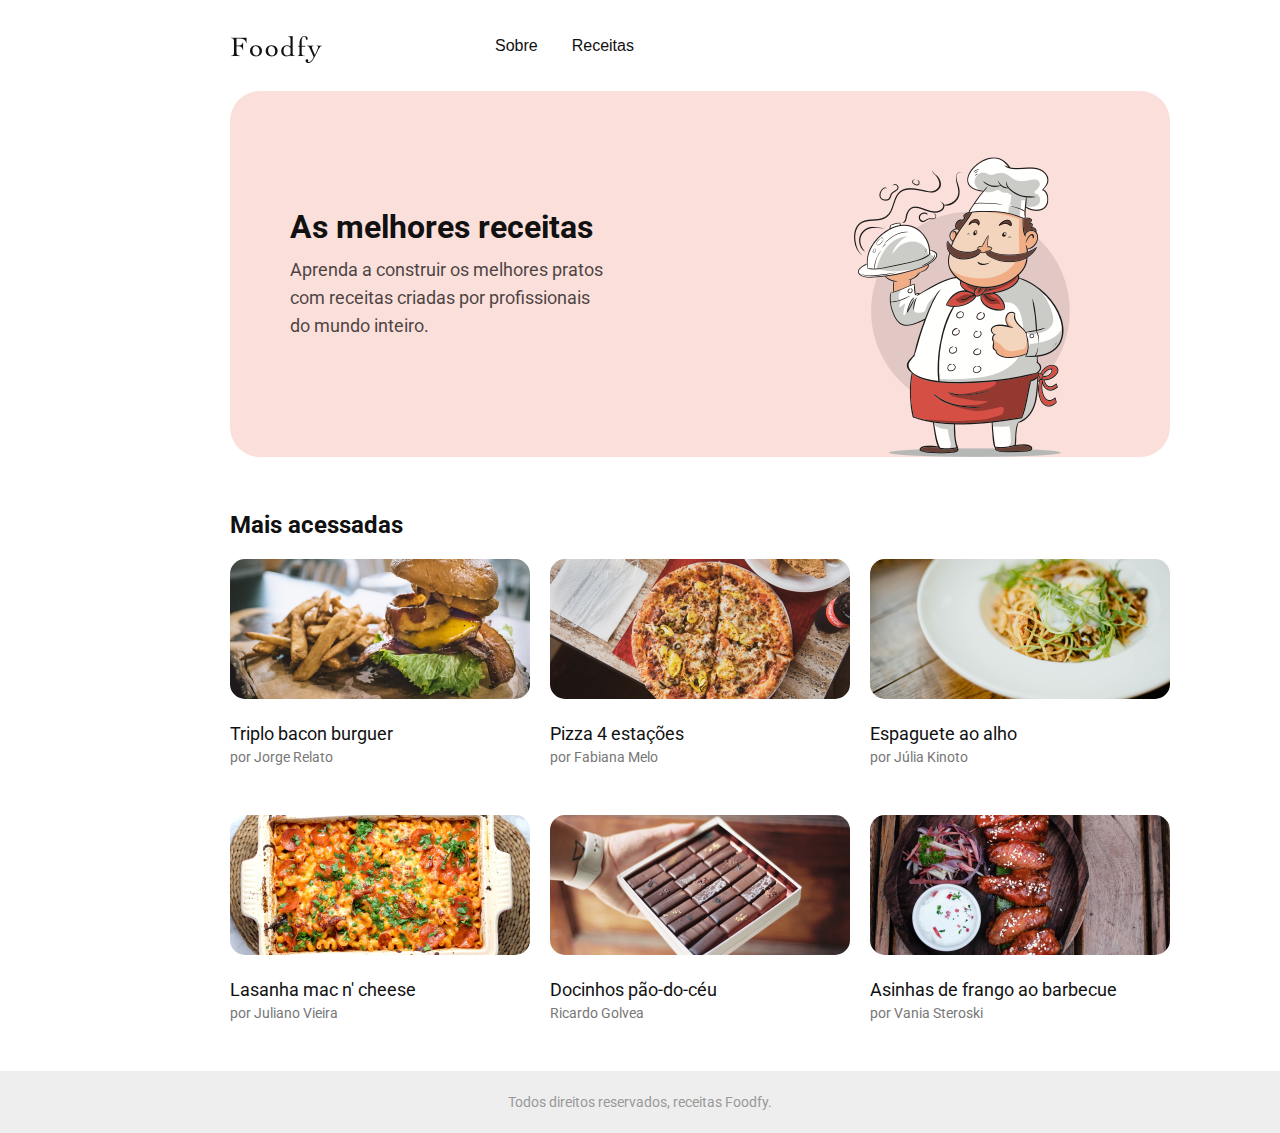
<file: index.html>
<!DOCTYPE html>
<html>
    <head>
        <title>Foodfy</title> 
        <link href="https://fonts.googleapis.com/icon?family=Material+Icons" rel="stylesheet">
        <link rel="stylesheet" href="css/styles.css">
    </head>
    <body>

        <header>
            <div class="logo">
                <a href="index.html"><img src="assets/logo.png" alt="Foodfy"></a>
            </div>
            <div class="links">
                <a href="about.html">Sobre</a>
                <a href="receitas.html">Receitas</a>
            </div>
        </header>

        <div id="main">
            <h1>As melhores receitas</h1>
            <p>Aprenda a construir os melhores pratos com receitas criadas por profissionais do mundo inteiro.</p>
        </div>
        <div class="chef">
            <img src="assets/chef.png" alt="Chef de cozinha">
        </div>

        <div id="mais-acessadas">
            <h1>Mais acessadas</h1>
        </div>

        <section class="receitas">

            <div class="receita" id="burguer">
                <div class="receita-imagem">
                    <img src="assets/burger.png" alt="Triplo bacon burguer">
                </div>
                <div class="receita-nome">
                    <h1>Triplo bacon burguer</h1>
                </div>
                <div class="receita-autor">
                    <h2>por Jorge Relato</h2>
                </div>
            </div>

            <div class="receita" id="pizza">
                <div class="receita-imagem">
                    <img src="assets/pizza.png" alt="Pizza 4 estações">
                </div>
                <div class="receita-nome">
                    <h1>Pizza 4 estações</h1>
                </div>
                <div class="receita-autor">
                    <h2>por Fabiana Melo</h2>
                </div>
            </div>

            <div class="receita" id="espaguete">
                <div class="receita-imagem">
                    <img src="assets/espaguete.png" alt="Espaguete ao alho">
                </div>
                <div class="receita-nome">
                    <h1>Espaguete ao alho</h1>
                </div>
                <div class="receita-autor">
                    <h2>por Júlia Kinoto</h2>
                </div>
            </div>

            <div class="receita" id="lasanha">
                <div class="receita-imagem">
                    <img src="assets/lasanha.png" alt="Lasanha mac n' cheese">
                </div>
                <div class="receita-nome">
                    <h1>Lasanha mac n' cheese</h1>
                </div>
                <div class="receita-autor">
                    <h2>por Juliano Vieira</h2>
                </div>
            </div>

            <div class="receita" id="doce">
                <div class="receita-imagem">
                    <img src="assets/doce.png" alt="Docinhos pão-do-céu">
                </div>
                <div class="receita-nome">
                    <h1>Docinhos pão-do-céu</h1>
                </div>
                <div class="receita-autor">
                    <h2>Ricardo Golvea</h2>
                </div>
            </div>

            <div class="receita" id="asinhas"> 
                <div class="receita-imagem">
                    <img src="assets/asinhas.png" alt="Asinhas de frango ao barbecue">
                </div>
                <div class="receita-nome">
                    <h1>Asinhas de frango ao barbecue</h1>
                </div>
                <div class="receita-autor">
                    <h2>por Vania Steroski</h2>
                </div>
            </div>

        </section>

        <div class="modal-overlay">
            
            <div class="modal">

                <div class="modal-content">
                    <iframe src="" frameborder="0"></iframe>
                </div>

                <div class="close-modal">
                    <h2>Fechar modal</h2>
                </div>
            
            </div>

        </div>

        <footer>
            <h2>Todos direitos reservados, receitas Foodfy.</h2>
        </footer>

        <script src="scripts.js"></script>

    </body>
</html>
</file>
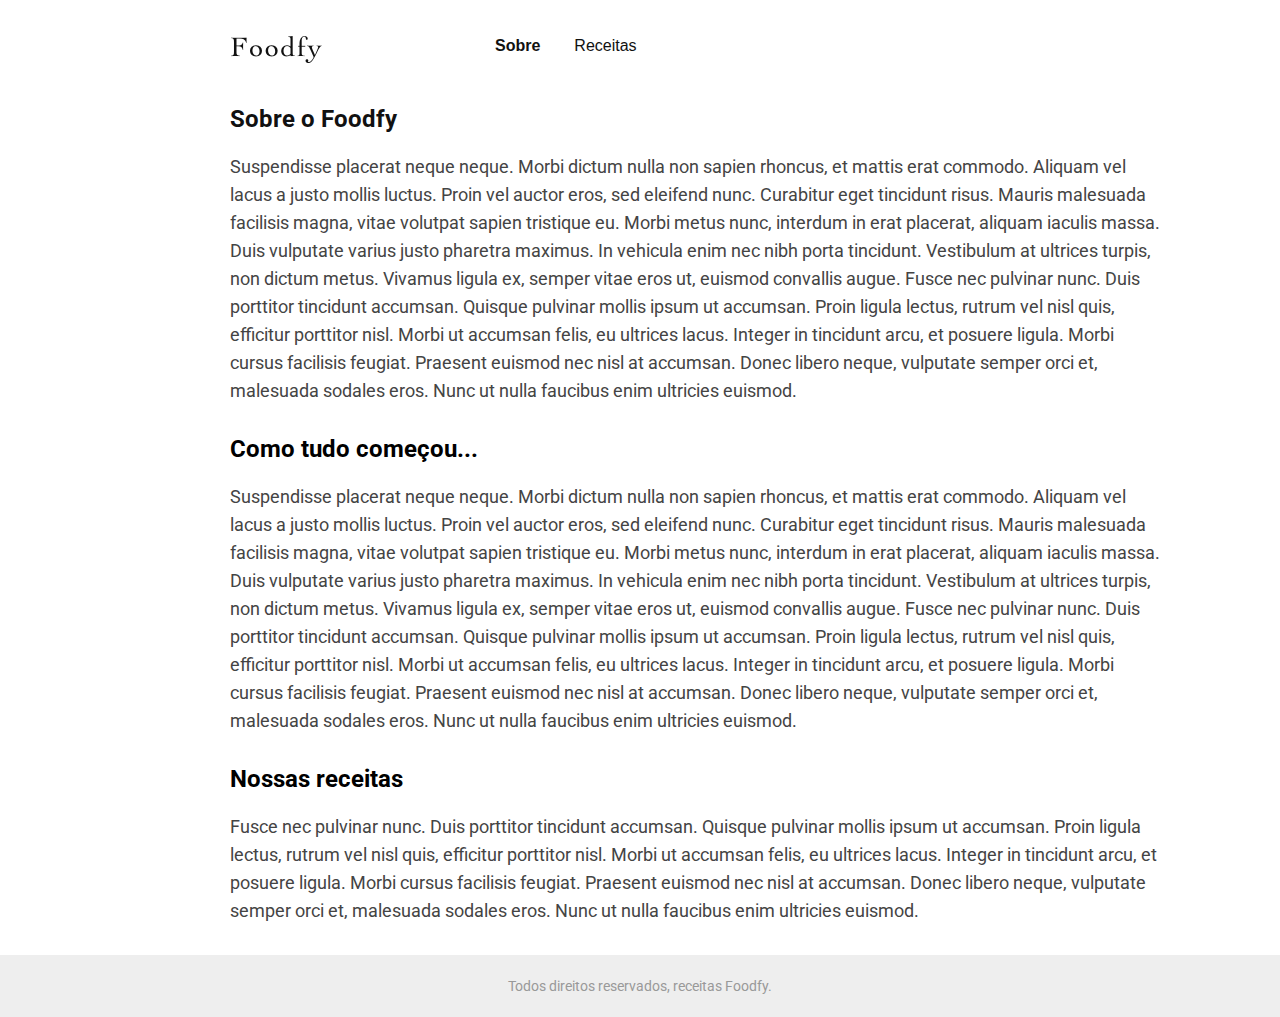
<file: about.html>
<!DOCTYPE html>
<html>
    <head>
        <title>Sobre</title>
        <link rel="stylesheet" href="css/styles.css">
    </head>
    <body>

        <header>
            <div class="logo">
                <a href="index.html"><img src="assets/logo.png" alt="Foodfy"></a>
            </div>
            <div class="links">
                <a href="about.html"><span>Sobre</span></a>
                <a href="receitas.html">Receitas</a>
            </div>
        </header>

        <div class="titulo">
            <h1>Sobre o Foodfy</h1>
            <p>Suspendisse placerat neque neque. Morbi dictum nulla non sapien rhoncus, et mattis erat commodo. Aliquam vel lacus a justo mollis luctus. Proin vel auctor eros, sed eleifend nunc. Curabitur eget tincidunt risus. Mauris malesuada facilisis magna, vitae volutpat sapien tristique eu. Morbi metus nunc, interdum in erat placerat, aliquam iaculis massa. Duis vulputate varius justo pharetra maximus. In vehicula enim nec nibh porta tincidunt. Vestibulum at ultrices turpis, non dictum metus. Vivamus ligula ex, semper vitae eros ut, euismod convallis augue.

                Fusce nec pulvinar nunc. Duis porttitor tincidunt accumsan. Quisque pulvinar mollis ipsum ut accumsan. Proin ligula lectus, rutrum vel nisl quis, efficitur porttitor nisl. Morbi ut accumsan felis, eu ultrices lacus. Integer in tincidunt arcu, et posuere ligula. Morbi cursus facilisis feugiat. Praesent euismod nec nisl at accumsan. Donec libero neque, vulputate semper orci et, malesuada sodales eros. Nunc ut nulla faucibus enim ultricies euismod.</p>
            <h2>Como tudo começou...</h2>
            <p>Suspendisse placerat neque neque. Morbi dictum nulla non sapien rhoncus, et mattis erat commodo. Aliquam vel lacus a justo mollis luctus. Proin vel auctor eros, sed eleifend nunc. Curabitur eget tincidunt risus. Mauris malesuada facilisis magna, vitae volutpat sapien tristique eu. Morbi metus nunc, interdum in erat placerat, aliquam iaculis massa. Duis vulputate varius justo pharetra maximus. In vehicula enim nec nibh porta tincidunt. Vestibulum at ultrices turpis, non dictum metus. Vivamus ligula ex, semper vitae eros ut, euismod convallis augue.

                Fusce nec pulvinar nunc. Duis porttitor tincidunt accumsan. Quisque pulvinar mollis ipsum ut accumsan. Proin ligula lectus, rutrum vel nisl quis, efficitur porttitor nisl. Morbi ut accumsan felis, eu ultrices lacus. Integer in tincidunt arcu, et posuere ligula. Morbi cursus facilisis feugiat. Praesent euismod nec nisl at accumsan. Donec libero neque, vulputate semper orci et, malesuada sodales eros. Nunc ut nulla faucibus enim ultricies euismod.</p>
            <h2>Nossas receitas</h2>
            <p>Fusce nec pulvinar nunc. Duis porttitor tincidunt accumsan. Quisque pulvinar mollis ipsum ut accumsan. Proin ligula lectus, rutrum vel nisl quis, efficitur porttitor nisl. Morbi ut accumsan felis, eu ultrices lacus. Integer in tincidunt arcu, et posuere ligula. Morbi cursus facilisis feugiat. Praesent euismod nec nisl at accumsan. Donec libero neque, vulputate semper orci et, malesuada sodales eros. Nunc ut nulla faucibus enim ultricies euismod.</p>
        </div>

        <footer>
            <h2>Todos direitos reservados, receitas Foodfy.</h2>
        </footer>

    </body>
</html>
</file>
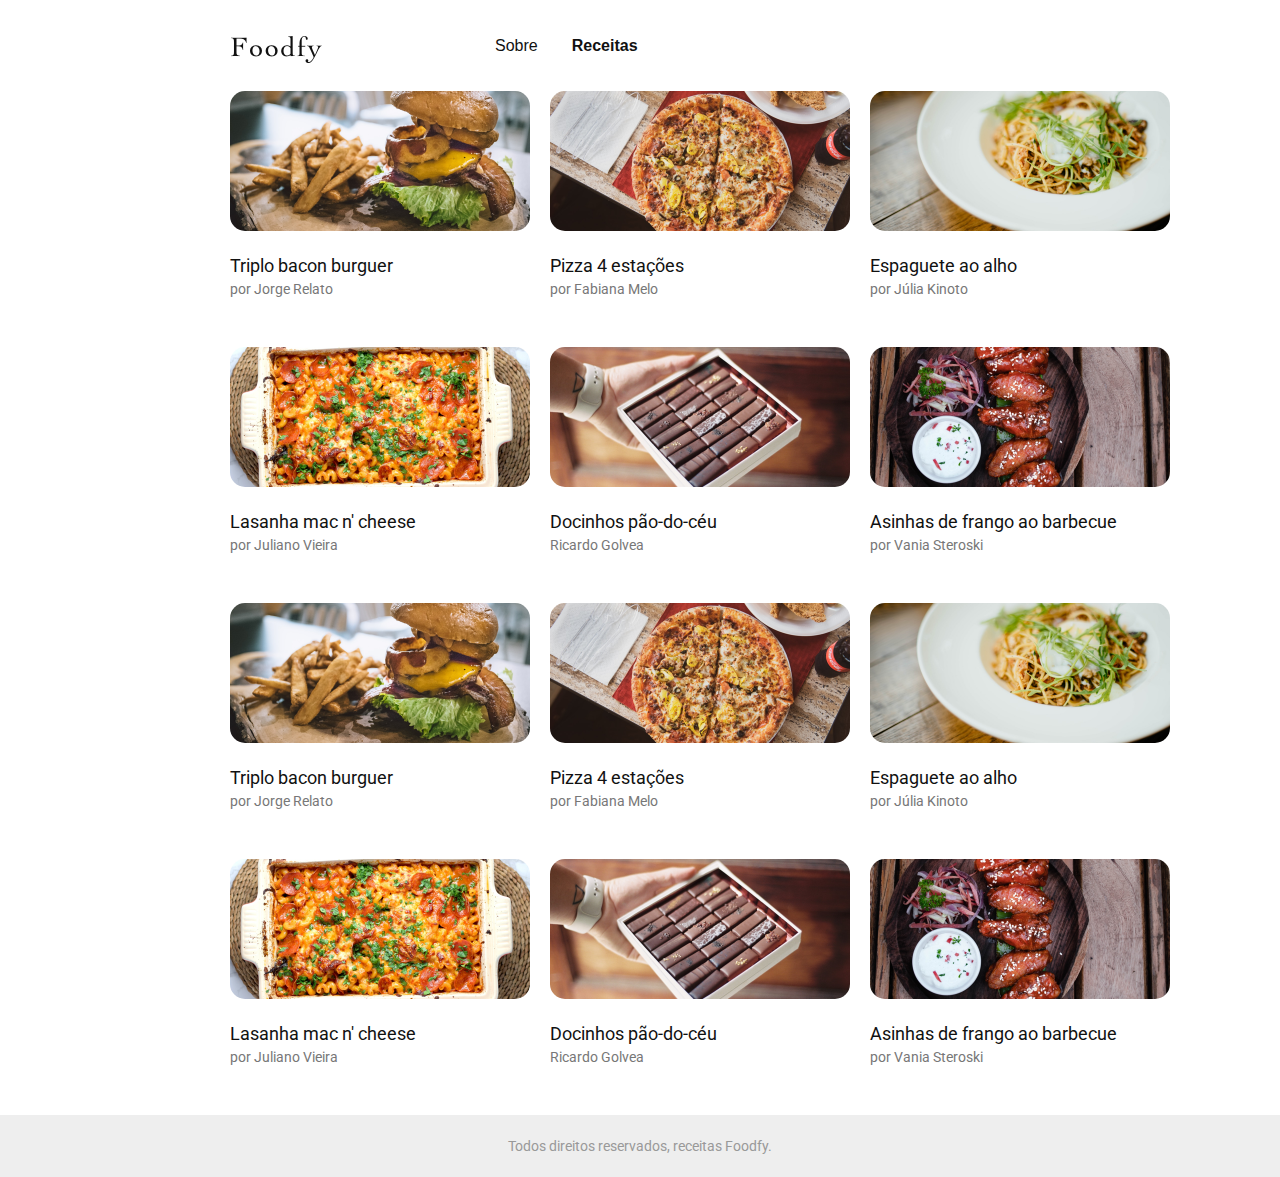
<file: receitas.html>
<!DOCTYPE html>
<html>
    <head>
        <title>Receitas</title>
        <link href="https://fonts.googleapis.com/icon?family=Material+Icons" rel="stylesheet">
        <link rel="stylesheet" href="css/styles.css">
    </head>
    <body>

        <header>
            <div class="logo">
                <a href="index.html"><img src="assets/logo.png" alt="Foodfy"></a>
            </div>
            <div class="links">
                <a href="about.html">Sobre</a>
                <a href="receitas.html"><span>Receitas</span></a>
            </div>
        </header>

        <div class="receitas">

            <div class="receita" id="burguer">
                <div class="receita-imagem">
                    <img src="assets/burger.png" alt="Triplo bacon burguer">
                </div>
                <div class="receita-nome">
                    <h1>Triplo bacon burguer</h1>
                </div>
                <div class="receita-autor">
                    <h2>por Jorge Relato</h2>
                </div>
            </div>

            <div class="receita" id="pizza">
                <div class="receita-imagem">
                    <img src="assets/pizza.png" alt="Pizza 4 estações">
                </div>
                <div class="receita-nome">
                    <h1>Pizza 4 estações</h1>
                </div>
                <div class="receita-autor">
                    <h2>por Fabiana Melo</h2>
                </div>
            </div>

            <div class="receita" id="espaguete">
                <div class="receita-imagem">
                    <img src="assets/espaguete.png" alt="Espaguete ao alho">
                </div>
                <div class="receita-nome">
                    <h1>Espaguete ao alho</h1>
                </div>
                <div class="receita-autor">
                    <h2>por Júlia Kinoto</h2>
                </div>
            </div>

            <div class="receita" id="lasanha">
                <div class="receita-imagem">
                    <img src="assets/lasanha.png" alt="Lasanha mac n' cheese">
                </div>
                <div class="receita-nome">
                    <h1>Lasanha mac n' cheese</h1>
                </div>
                <div class="receita-autor">
                    <h2>por Juliano Vieira</h2>
                </div>
            </div>

            <div class="receita" id="doce">
                <div class="receita-imagem">
                    <img src="assets/doce.png" alt="Docinhos pão-do-céu">
                </div>
                <div class="receita-nome">
                    <h1>Docinhos pão-do-céu</h1>
                </div>
                <div class="receita-autor">
                    <h2>Ricardo Golvea</h2>
                </div>
            </div>

            <div class="receita" id="asinhas">
                <div class="receita-imagem">
                    <img src="assets/asinhas.png" alt="Asinhas de frango ao barbecue">
                </div>
                <div class="receita-nome">
                    <h1>Asinhas de frango ao barbecue</h1>
                </div>
                <div class="receita-autor">
                    <h2>por Vania Steroski</h2>
                </div>
            </div>

            <div class="receita" id="burguer">
                <div class="receita-imagem">
                    <img src="assets/burger.png" alt="Triplo bacon burguer">
                </div>
                <div class="receita-nome">
                    <h1>Triplo bacon burguer</h1>
                </div>
                <div class="receita-autor">
                    <h2>por Jorge Relato</h2>
                </div>
            </div>

            <div class="receita" id="pizza">
                <div class="receita-imagem">
                    <img src="assets/pizza.png" alt="Pizza 4 estações">
                </div>
                <div class="receita-nome">
                    <h1>Pizza 4 estações</h1>
                </div>
                <div class="receita-autor">
                    <h2>por Fabiana Melo</h2>
                </div>
            </div>

            <div class="receita" id="espaguete">
                <div class="receita-imagem">
                    <img src="assets/espaguete.png" alt="Espaguete ao alho">
                </div>
                <div class="receita-nome">
                    <h1>Espaguete ao alho</h1>
                </div>
                <div class="receita-autor">
                    <h2>por Júlia Kinoto</h2>
                </div>
            </div>

            <div class="receita" id="lasanha">
                <div class="receita-imagem">
                    <img src="assets/lasanha.png" alt="Lasanha mac n' cheese">
                </div>
                <div class="receita-nome">
                    <h1>Lasanha mac n' cheese</h1>
                </div>
                <div class="receita-autor">
                    <h2>por Juliano Vieira</h2>
                </div>
            </div>

            <div class="receita" id="doce">
                <div class="receita-imagem">
                    <img src="assets/doce.png" alt="Docinhos pão-do-céu">
                </div>
                <div class="receita-nome">
                    <h1>Docinhos pão-do-céu</h1>
                </div>
                <div class="receita-autor">
                    <h2>Ricardo Golvea</h2>
                </div>
            </div>

            <div class="receita" id="asinhas">
                <div class="receita-imagem">
                    <img src="assets/asinhas.png" alt="Asinhas de frango ao barbecue">
                </div>
                <div class="receita-nome">
                    <h1>Asinhas de frango ao barbecue</h1>
                </div>
                <div class="receita-autor">
                    <h2>por Vania Steroski</h2>
                </div>

            </div>
        
        </div>

        <div class="modal-overlay">

            <div class="modal">

                <div class="modal-content">
                    <iframe src="" frameborder="0"></iframe>
                </div>

                <div class="close-modal">
                    <h2>Fechar modal</h2>
                </div>

            </div>

        </div>

        <footer>
            <h2>Todos direitos reservados, receitas Foodfy.</h2>
        </footer>

        <script src="scripts.js"></script>
        
    </body>
</html>
</file>
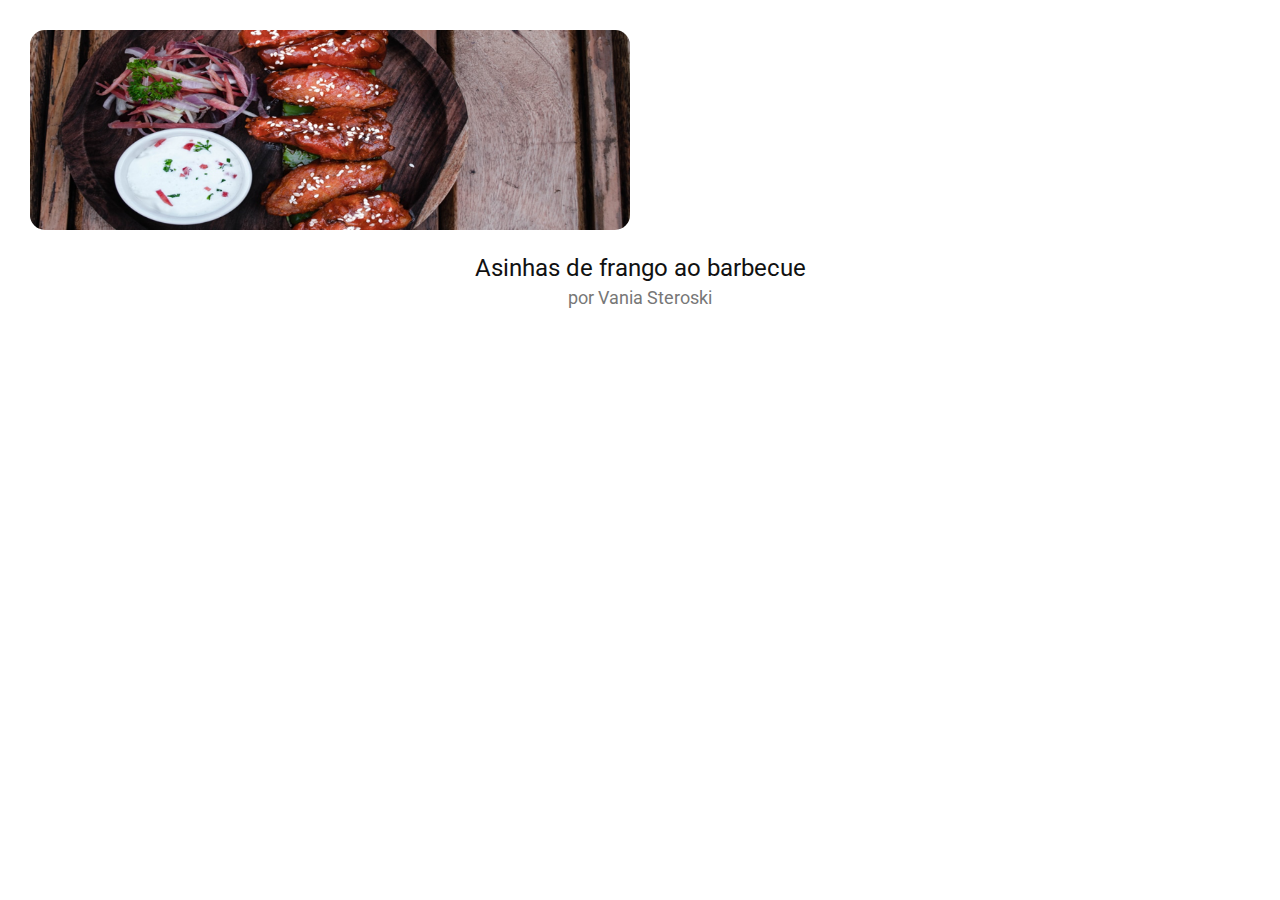
<file: receitas/asinhas.html>
<!DOCTYPE html>
<html>
    <head>
        <title>Asinhas</title>
        <link rel="stylesheet" href="css/styles.css">
    </head>
    <body>

        <div class="receita" id="asinhas">
            <div class="receita-imagem">
                <img src="../assets/asinhas.png" alt="Doce">
            </div>
            <div class="receita-nome">
                <h1>Asinhas de frango ao barbecue</h1>
            </div>
            <div class="receita-autor">
                <h2>por Vania Steroski</h2>
            </div>
        </div>
        
    </body>
</html>
</file>
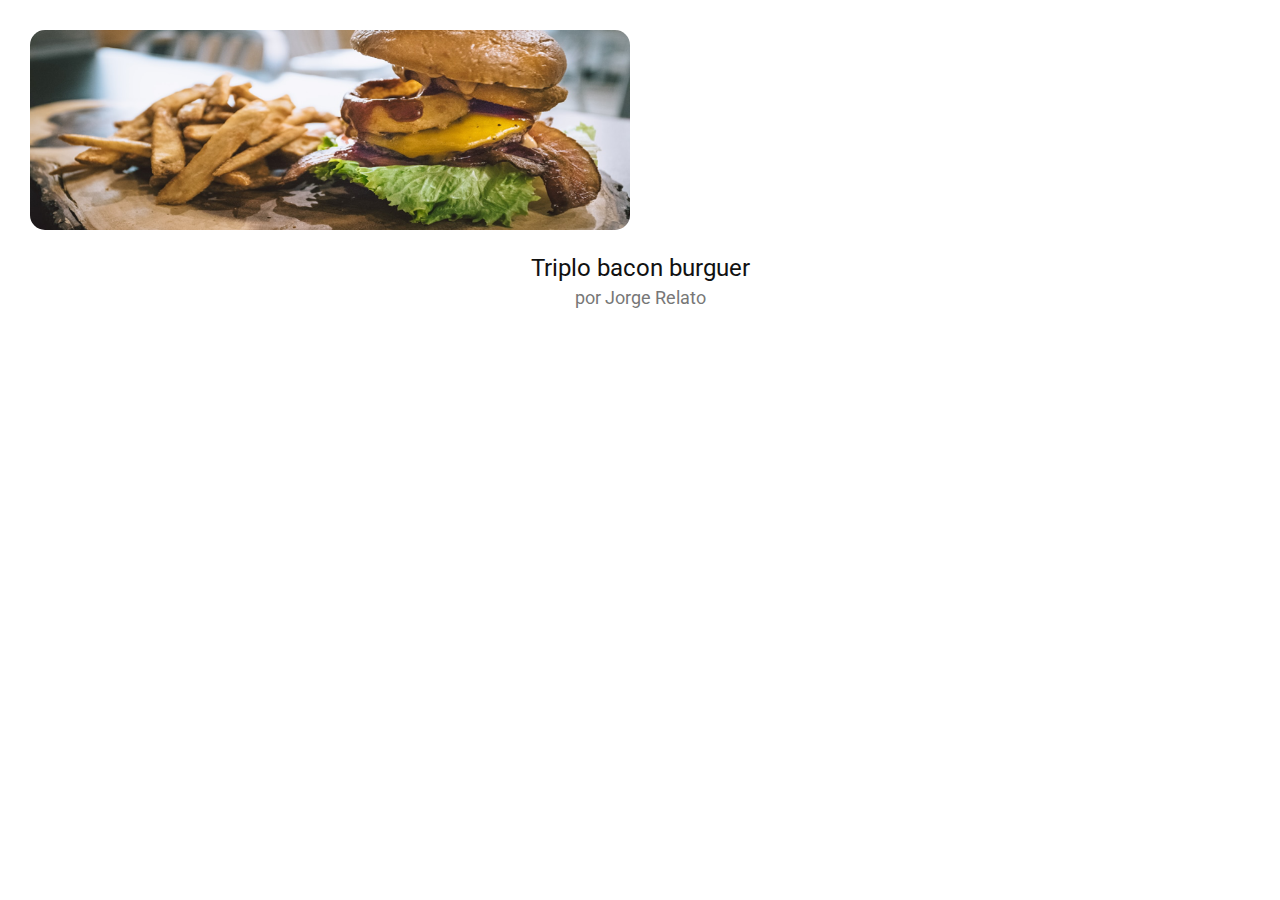
<file: receitas/burguer.html>
<!DOCTYPE html>
<html>
    <head>
        <title>Burguer</title>
        <link rel="stylesheet" href="css/styles.css">
    </head>
    <body>
        

        <section class="receitas">

        <div class="receita" id="burguer">
            <div class="receita-imagem">
                <img src="../assets/burger.png" alt="Triplo bacon burguer">
            </div>
            <div class="receita-nome">
                <h1>Triplo bacon burguer</h1>
            </div>
            <div class="receita-autor">
                <h2>por Jorge Relato</h2>
            </div>
        </div>

        </section>

    </body>
</html>
</file>
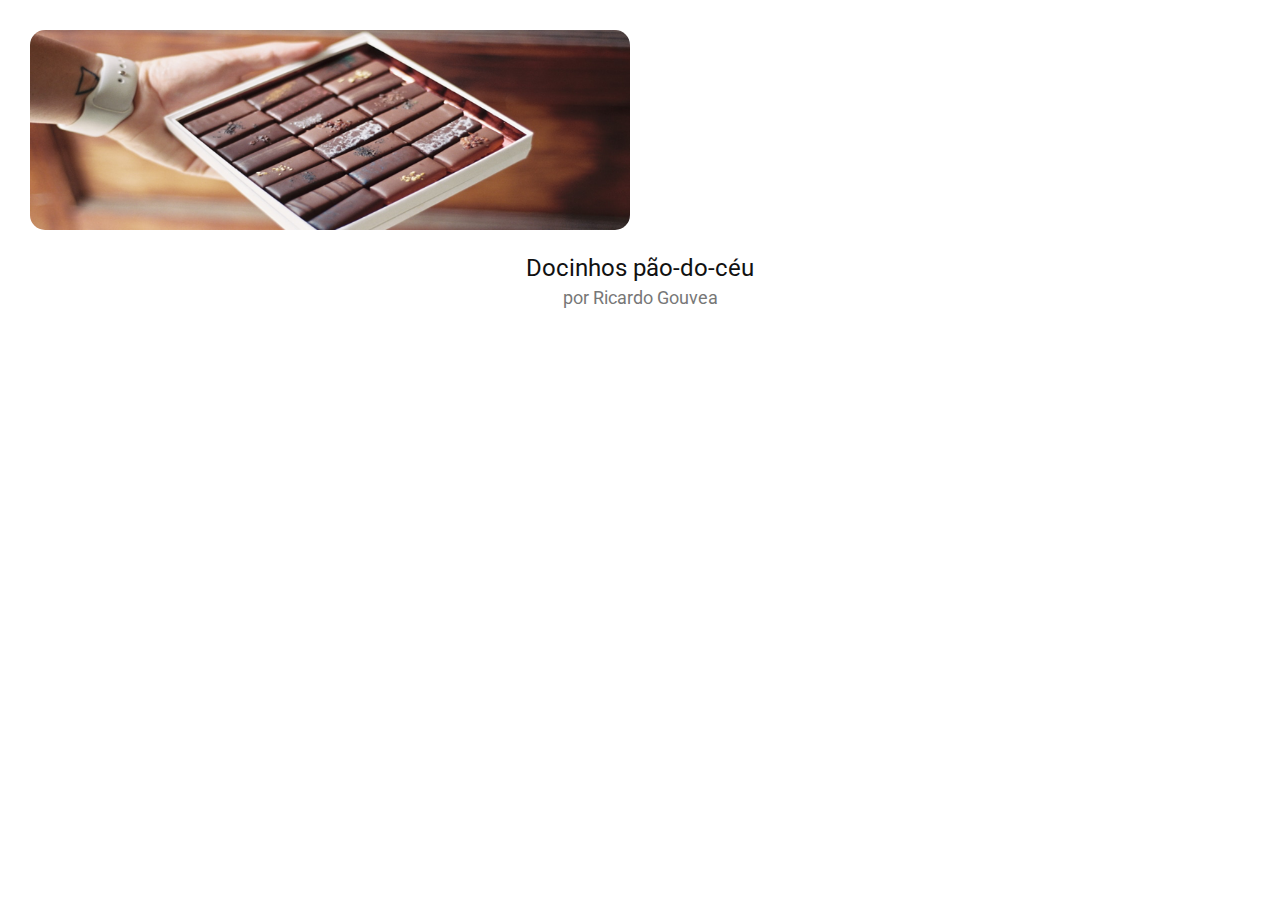
<file: receitas/doce.html>
<!DOCTYPE html>
<html>
    <head>
        <title>Doce</title>
        <link rel="stylesheet" href="css/styles.css">
    </head>
    <body>

        <div class="receita" id="doce">
            <div class="receita-imagem">
                <img src="../assets/doce.png" alt="Doce">
            </div>
            <div class="receita-nome">
                <h1>Docinhos pão-do-céu</h1>
            </div>
            <div class="receita-autor">
                <h2>por Ricardo Gouvea</h2>
            </div>
        </div>
        
    </body>
</html>
</file>
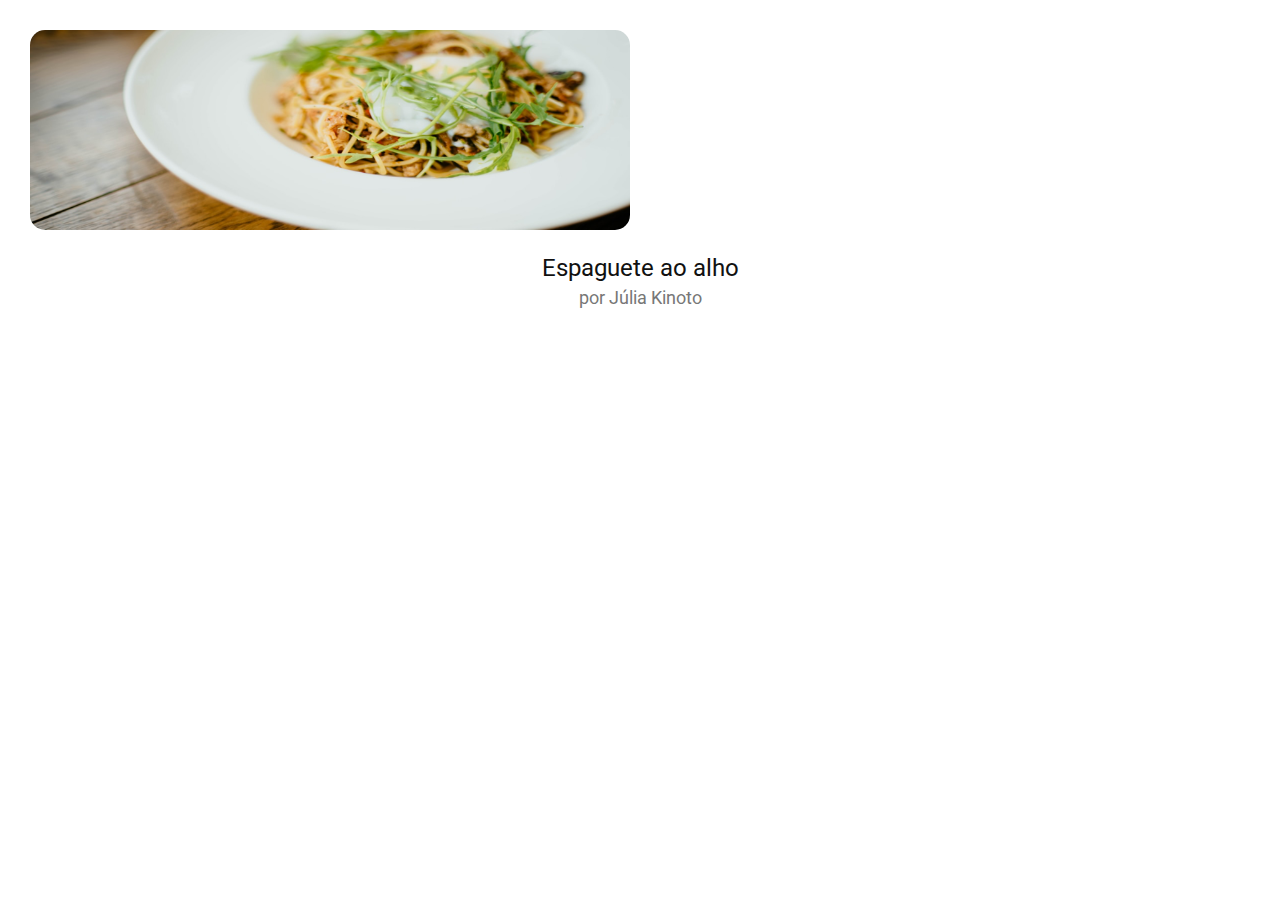
<file: receitas/espaguete.html>
<!DOCTYPE html>
<html>
    <head>
        <title>Espaguete</title>
        <link rel="stylesheet" href="css/styles.css">
    </head>
    <body>

        <div class="receita" id="espaguete">
            <div class="receita-imagem">
                <img src="../assets/espaguete.png" alt="Espaguete">
            </div>
            <div class="receita-nome">
                <h1>Espaguete ao alho</h1>
            </div>
            <div class="receita-autor">
                <h2>por Júlia Kinoto</h2>
            </div>
        </div>
        
    </body>
</html>
</file>
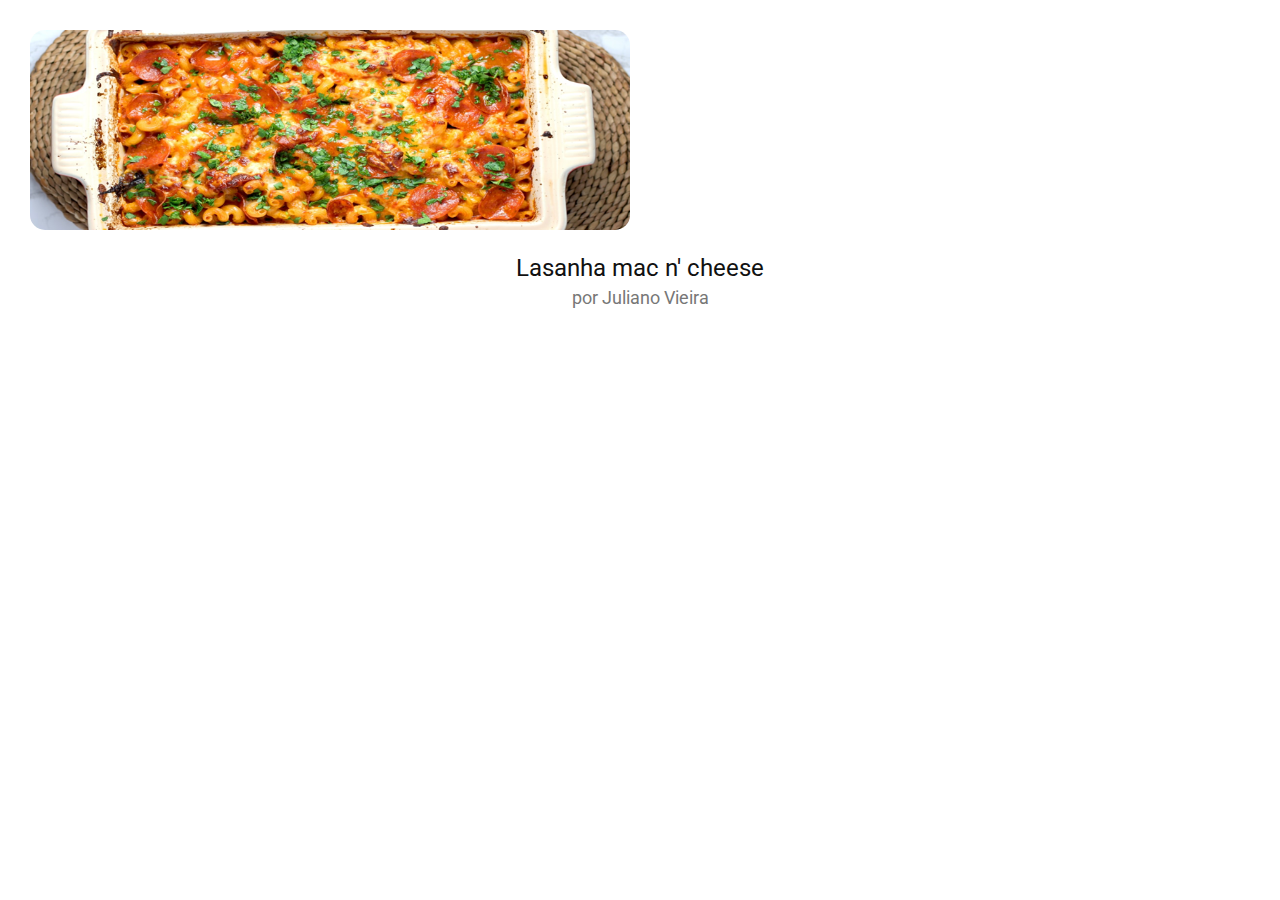
<file: receitas/lasanha.html>
<!DOCTYPE html>
<html>
    <head>
        <title>Lasanha</title>
        <link rel="stylesheet" href="css/styles.css">
    </head>
    <body>

        <div class="receita" id="lasanha">
            <div class="receita-imagem">
                <img src="../assets/lasanha.png" alt="Lasanha">
            </div>
            <div class="receita-nome">
                <h1>Lasanha mac n' cheese</h1>
            </div>
            <div class="receita-autor">
                <h2>por Juliano Vieira</h2>
            </div>
        </div>
        
    </body>
</html>
</file>
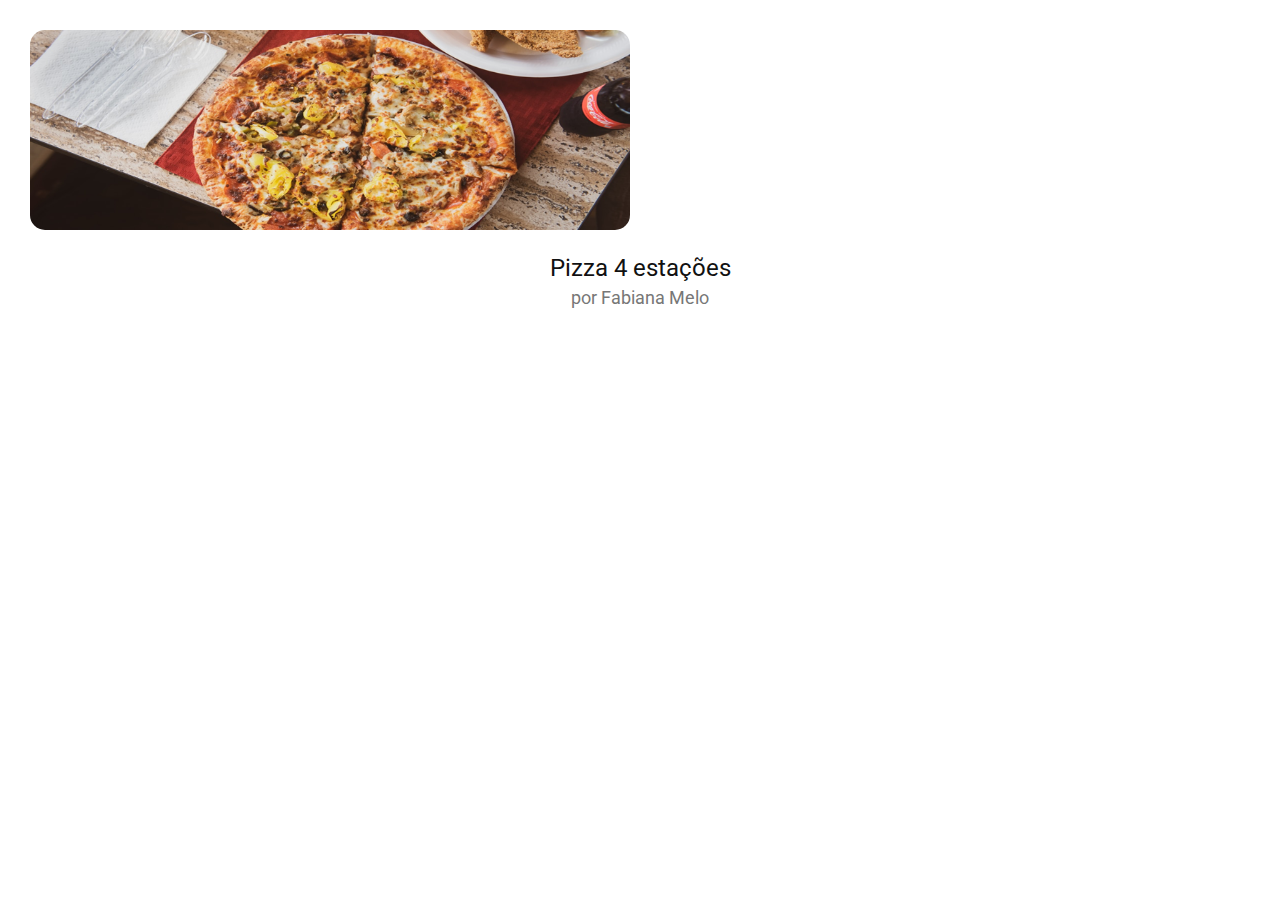
<file: receitas/pizza.html>
<!DOCTYPE html>
<html>
    <head>
        <title>Burguer</title>
        <link rel="stylesheet" href="css/styles.css">
    </head>
    <body>

        <div class="receita" id="burguer">
            <div class="receita-imagem">
                <img src="../assets/pizza.png" alt="Pizza 4 estações">
            </div>
            <div class="receita-nome">
                <h1>Pizza 4 estações</h1>
            </div>
            <div class="receita-autor">
                <h2>por Fabiana Melo</h2>
            </div>
        </div>
        
    </body>
</html>
</file>
<file: css/styles.css>
@import 'https://fonts.googleapis.com/css?family=Roboto:400,700&display=swap';

* {
    padding: 0;
    margin: 0;
    border: 0;
}

body {
    font-family: 'Roboto', sans-serif;
}

.links {
    padding: 36px;
    margin-left: 444px;
}

.links a {
    font-family: 'Roboto-Regular', sans-serif;
    font-size: 16px;
    color: #111111;

    text-decoration: none;
    line-height: 19px;

    padding: 0 15px;
}

span {
    font-weight: bold;
}

.logo {
    position: absolute;
    margin-top: 36.1px;
    margin-left: 231px; 
}

#main {
    position: absolute;
    background-color: #FBDFDB;
    border-radius: 30px;
    width: 940px;
    height: 366px;
    margin-left: 230px; 
}

#main h1 {
    font-weight: bold;
    font-size: 32px;
    line-height: 38px;
    color: #111111;
    margin-left: 60px;
    margin-top: 117px;
}

#main p {
    font-size: 18px;
    line-height: 28px;
    font-weight: normal;
    color: #000000;
    opacity: 0.7;
    max-width: 316px;
    margin-left: 60px;
    margin-top: 10px;
}

.chef {
    position: relative;
    margin-top: 66px;
    margin-left : 854px;
}

#mais-acessadas h1 {
    margin: 50px 0 20px 230px;
    font-size: 24px;
    line-height: 28px;
    color: #111111;
}

/* === RECEITAS === */

.receitas {
    max-width: 800px;
    display: grid;
    grid-template-columns: 1fr 1fr 1fr;
    margin-left: 230px;
    gap: 20px;
}

.receita {
    width: 300px;
}

.receita-imagem img {
    border-radius: 15px;
    width: 100%;
}

.receita-nome h1 {
    font-weight: normal;
    font-size: 18px;
    line-height: 21px;
    color: #111111;
    margin-top: 20px;
}

.receita-autor h2 {
    font-weight: normal;
    font-size: 14px;
    line-height: 16px;
    color: #777777;
    margin-top: 5px;
    margin-bottom: 30px
}

footer {
    background-color: #EEEEEE;
    padding: 23px;
    margin-top: 20px;
}

footer h2 {
    color: #999999;
    font-weight: normal;
    font-size: 14px;
    text-align: center;
}

/* === Sobre === */

.titulo {
    margin-left: 230px;
    margin-top: 14px;
    max-width: 940px;
}

.titulo h1 {
    font-weight: bold;
    font-size: 24px;
    line-height: 28px;
    color: #111111;
}

.titulo p {
    font-weight: normal;
    font-size: 18px;
    line-height: 28px;
    color: #444444;
    margin-top: 20px;
    margin-bottom: 30px;
}

/* === MODAL === */

.modal-overlay {
    background-color: rgba(0, 0, 0, 0.7);
    width: 100%;
    height: 100%;
    position: fixed;
    top: 0;
    opacity: 0;
    visibility: hidden;
}

.modal {
    width: 660px;
    height: 413px;

    background-color: #FFFFFF;
    margin: 200px auto;
    position: relative;
    border-radius: 16px;   
}

.modal .close-modal {
    color: #999999;
    cursor: pointer;
    position: absolute;
    margin-left: 281px;
    margin-top: 364px;
}

.modal .close-modal h2 {
    font-size: 16px;
    line-height: 21px;
    font-weight: normal;
}

/* === MODAL.ACTIVE === */

.modal-overlay.active {
    opacity: 1;
    visibility: visible;
}

iframe {
    position: absolute;
    width: 100%;
    height: 100%;
}
</file>
<file: receitas/css/styles.css>
@import 'https://fonts.googleapis.com/css?family=Roboto:400,700&display=swap';

body {
    font-family: 'Roboto', sans-serif;
}

* {
    padding: 0;
    margin: 0;
    border: 0;
}

.receita {
    padding: 30px;
}

.receita-imagem img {
    border-radius: 15px;
    width: 600px;
    height: 200px;
}

.receita-nome h1 {
    font-size: 24px;
    line-height: 28px;
    font-weight: normal;
    color: #111111;
    text-align: center;
    margin-top: 20px; 
}

.receita-autor h2 {
    font-weight: normal;
    font-size: 18px;
    line-height: 21px;
    color: #777777;
    text-align: center;
    margin-top: 5px;
}

.fechar-modal h2 {
    font-size: 16px;
    line-height: 19px;
    color: #999999;
    font-weight: normal;
    text-align: center;
    margin-top: 56px;
    cursor: pointer;
}
</file>
